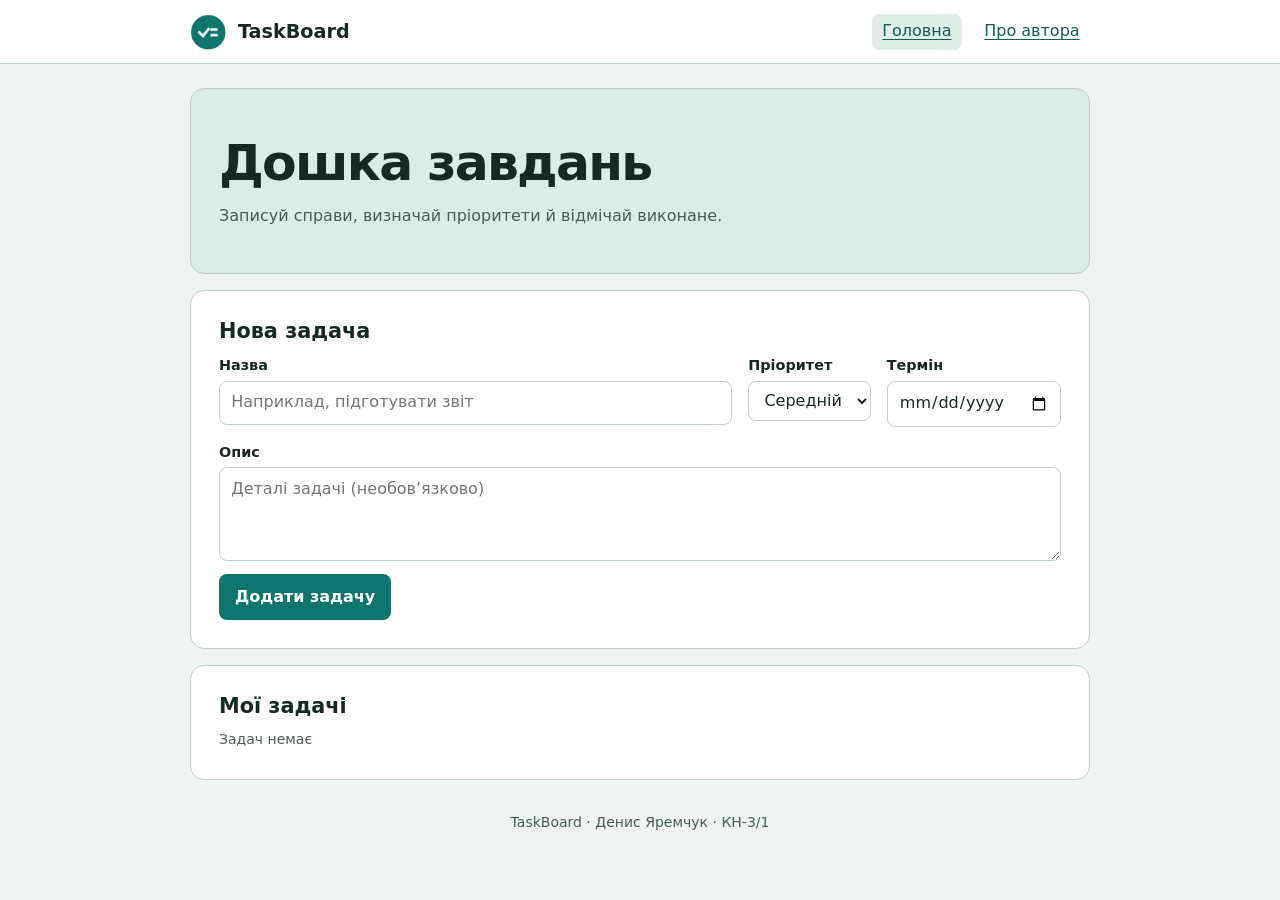
<file: index.html>
<!doctype html>
<html lang="uk">
<head>
  <meta charset="utf-8">
  <meta name="viewport" content="width=device-width, initial-scale=1">
  <title>Дошка завдань | TaskBoard</title>
  <link rel="stylesheet" href="style.css">
  <script src="script.js" defer></script>
</head>
<body>
  <header class="site-header">
    <a class="brand" href="index.html">
      <img src="images/logo.png" alt="Логотип TaskBoard" width="36" height="36">
      <span>TaskBoard</span>
    </a>
    <nav class="nav" aria-label="Основна навігація">
      <a href="index.html" aria-current="page">Головна</a>
      <a href="about.html">Про автора</a>
    </nav>
  </header>
  <main class="container">
    <section class="intro">
      <h1>Дошка завдань</h1>
      <p>Записуй справи, визначай пріоритети й відмічай виконане.</p>
    </section>
    <section class="card" aria-labelledby="new-task">
      <h2 id="new-task">Нова задача</h2>
      <form id="task-form" class="task-form">
        <div class="form-row">
          <label class="field grow">
            <span>Назва</span>
            <input id="title" name="title" type="text" required maxlength="80" placeholder="Наприклад, підготувати звіт">
          </label>
          <label class="field">
            <span>Пріоритет</span>
            <select id="priority" name="priority">
              <option value="low">Низький</option>
              <option value="medium" selected>Середній</option>
              <option value="high">Високий</option>
            </select>
          </label>
          <label class="field">
            <span>Термін</span>
            <input id="deadline" name="deadline" type="date">
          </label>
        </div>
        <label class="field">
          <span>Опис</span>
          <textarea id="description" name="description" rows="3" placeholder="Деталі задачі (необов’язково)"></textarea>
        </label>
        <button class="btn" type="submit">Додати задачу</button>
        <p id="form-message" class="form-message" role="alert"></p>
      </form>
    </section>
    <section class="card" aria-labelledby="tasks-heading">
      <h2 id="tasks-heading">Мої задачі</h2>
      <p class="counter" id="counter" role="status">Задач немає</p>
      <ul class="task-list" id="task-list"></ul>
    </section>
  </main>
  <footer class="site-footer">
    <p>TaskBoard · Денис Яремчук · КН-3/1</p>
  </footer>
</body>
</html>
</file>
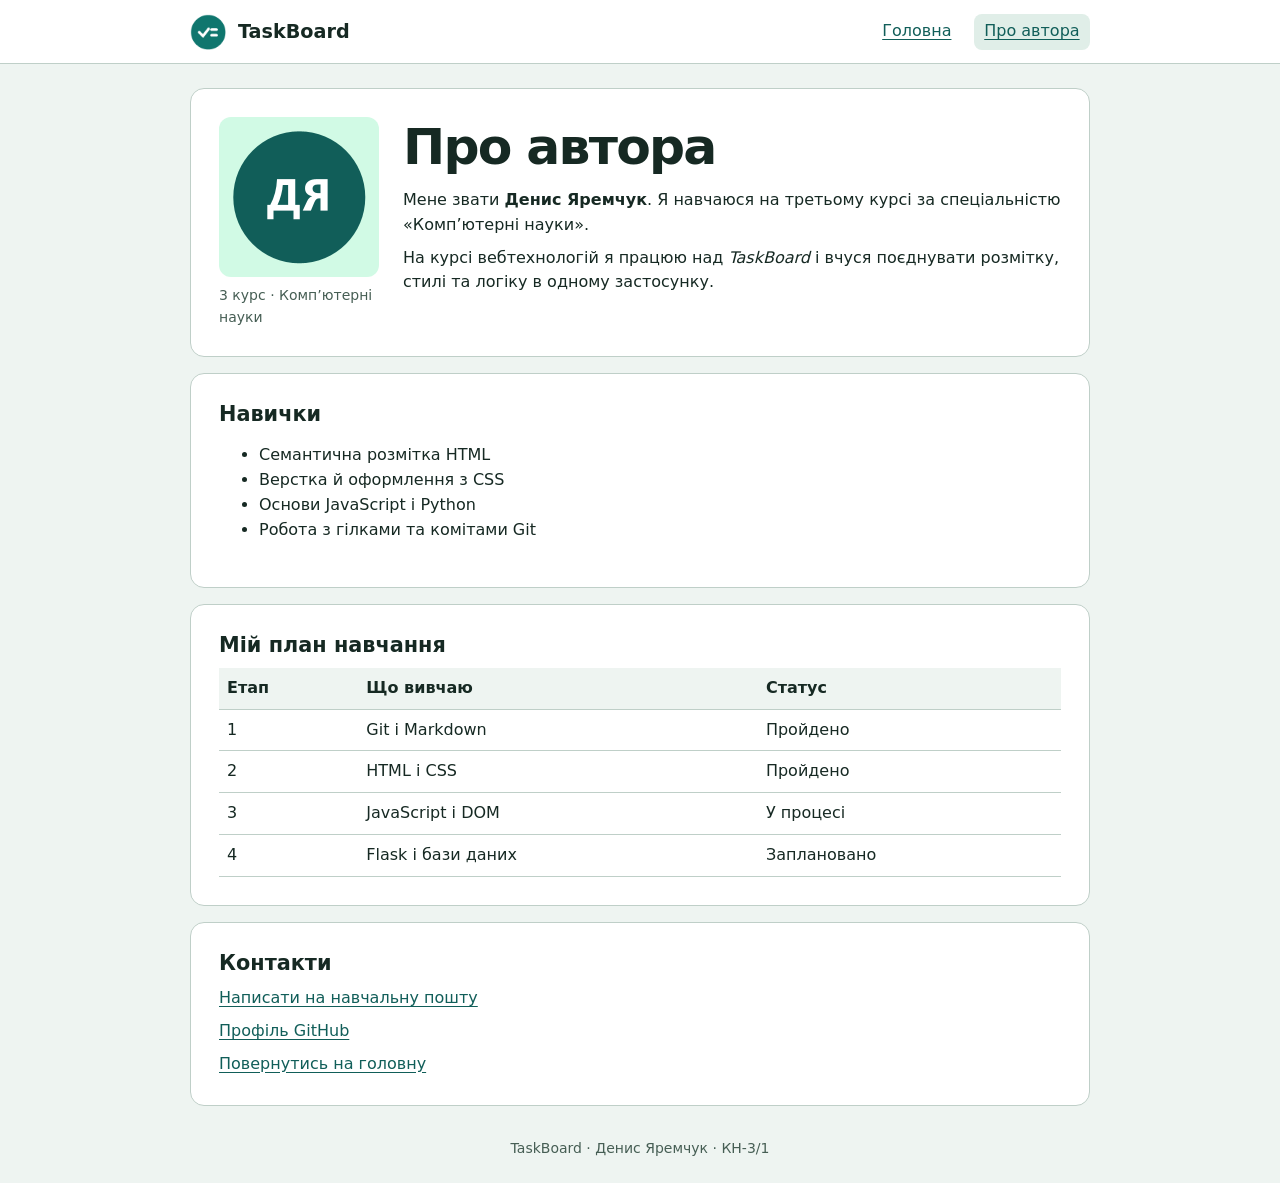
<file: about.html>
<!doctype html>
<html lang="uk">
<head>
  <meta charset="utf-8">
  <meta name="viewport" content="width=device-width, initial-scale=1">
  <title>Про автора | TaskBoard</title>
  <link rel="stylesheet" href="style.css">
</head>
<body>
  <header class="site-header">
    <a class="brand" href="index.html">
      <img src="images/logo.png" alt="Логотип TaskBoard" width="36" height="36">
      <span>TaskBoard</span>
    </a>
    <nav class="nav" aria-label="Основна навігація">
      <a href="index.html">Головна</a>
      <a href="about.html" aria-current="page">Про автора</a>
    </nav>
  </header>
  <main class="container">
    <article class="card profile">
      <figure>
        <img src="images/avatar.png" alt="Аватар з ініціалами ДЯ" width="160" height="160">
        <figcaption>3 курс · Комп’ютерні науки</figcaption>
      </figure>
      <div class="profile-text">
        <h1>Про автора</h1>
        <p>Мене звати <strong>Денис Яремчук</strong>. Я навчаюся на третьому курсі за спеціальністю «Комп’ютерні науки».</p>
        <p>На курсі вебтехнологій я працюю над <em>TaskBoard</em> і вчуся поєднувати розмітку, стилі та логіку в одному застосунку.</p>
      </div>
    </article>
    <section class="card" id="skills">
      <h2>Навички</h2>
      <ul>
        <li>Семантична розмітка HTML</li>
        <li>Верстка й оформлення з CSS</li>
        <li>Основи JavaScript і Python</li>
        <li>Робота з гілками та комітами Git</li>
      </ul>
    </section>
    <section class="card" id="plan">
      <h2>Мій план навчання</h2>
      <table>
        <thead>
          <tr><th scope="col">Етап</th><th scope="col">Що вивчаю</th><th scope="col">Статус</th></tr>
        </thead>
        <tbody>
          <tr><td>1</td><td>Git і Markdown</td><td>Пройдено</td></tr>
          <tr><td>2</td><td>HTML і CSS</td><td>Пройдено</td></tr>
          <tr><td>3</td><td>JavaScript і DOM</td><td>У процесі</td></tr>
          <tr><td>4</td><td>Flask і бази даних</td><td>Заплановано</td></tr>
        </tbody>
      </table>
    </section>
    <section class="card" id="contacts">
      <h2>Контакти</h2>
      <p><a href="mailto:iaremchuk.d.i_kn24@rcit.ukr.education">Написати на навчальну пошту</a></p>
      <p><a href="https://github.com/Gaben6769" target="_blank" rel="noopener">Профіль GitHub</a></p>
      <p><a href="index.html">Повернутись на головну</a></p>
    </section>
  </main>
  <footer class="site-footer">
    <p>TaskBoard · Денис Яремчук · КН-3/1</p>
  </footer>
</body>
</html>
</file>
<file: style.css>
:root {
  --bg: #eef4f1;
  --card: #fff;
  --text: #162923;
  --muted: #465e54;
  --primary: #0f766e;
  --primary-dark: #115e59;
  --border: #bfcfc8;
  --danger: #a52a2a;
  --warning: #b26916;
  --success: #228462;
  --radius: 14px;
}

* {
  box-sizing: border-box;
}

body {
  margin: 0;
  background: var(--bg);
  color: var(--text);
  font-family: system-ui, "Segoe UI", sans-serif;
  line-height: 1.55;
}

h1, h2, p {
  margin: 0;
}

h1, h2 {
  line-height: 1.2;
  margin-bottom: 0.65rem;
}

h1 {
  font-size: clamp(1.9rem, 4vw, 3.15rem);
  letter-spacing: -0.035em;
}

h2 {
  font-size: 1.3rem;
}

p + p {
  margin-top: 0.5rem;
}

a {
  color: var(--primary-dark);
  text-underline-offset: 0.2em;
}

img {
  max-width: 100%;
  height: auto;
}

:focus-visible {
  outline: 2px solid var(--primary);
  outline-offset: 3px;
}

.site-header, .brand, .nav {
  display: flex;
  align-items: center;
  gap: 0.75rem;
}

.site-header {
  justify-content: space-between;
  flex-wrap: wrap;
  padding: 0.85rem max(1rem, calc((100% - 900px) / 2));
  border-bottom: 1px solid var(--border);
  background: var(--card);
}

.brand {
  color: var(--text);
  font-size: 1.2rem;
  font-weight: 750;
  text-decoration: none;
}

.nav {
  flex-wrap: wrap;
}

.nav a {
  padding: 0.35rem 0.65rem;
  border-radius: 0.5rem;
}

.nav a[aria-current], .nav a:hover {
  background: #e0eee8;
}

.container {
  width: min(900px, calc(100% - 2rem));
  margin: 1.5rem auto;
}

.intro, .card {
  padding: clamp(1rem, 3.5vw, 1.75rem);
  border: 1px solid var(--border);
  border-radius: var(--radius);
  margin-bottom: 1rem;
  background: var(--card);
}

.intro {
  background: #d9eee6;
  padding-block: clamp(1.5rem, 4vw, 2.75rem);
}

.intro p, .site-footer, figcaption {
  color: var(--muted);
}

.site-footer {
  padding: 0.5rem 1rem 1.5rem;
  text-align: center;
  font-size: 0.875rem;
}

.profile, .form-row {
  display: flex;
  gap: 1rem;
}

.profile {
  align-items: flex-start;
  gap: 1.5rem;
}

.profile figure {
  flex: 0 0 160px;
  margin: 0;
}

.profile img {
  border-radius: 0.75rem;
}

.profile-text {
  flex: 1;
  min-width: 0;
}

figcaption {
  font-size: 0.875rem;
}

table {
  width: 100%;
  border-collapse: collapse;
}

th, td {
  padding: 0.5rem;
  border-bottom: 1px solid var(--border);
  text-align: start;
  overflow-wrap: anywhere;
}

th {
  background: var(--bg);
}

.task-form, .field {
  display: flex;
  flex-direction: column;
}

.task-form {
  gap: 0.85rem;
}

.form-row {
  flex-wrap: wrap;
}

.field {
  gap: 0.25rem;
  min-width: 0;
  font-size: 0.9rem;
  font-weight: 650;
}

.field.grow {
  flex: 1 1 260px;
}

input[type="text"], input[type="date"], select, textarea {
  width: 100%;
  min-width: 0;
  padding: 0.55rem 0.7rem;
  border: 1px solid var(--border);
  border-radius: 0.5rem;
  background: var(--card);
  color: var(--text);
  font: inherit;
  font-size: 1rem;
  font-weight: 400;
}

textarea {
  resize: vertical;
}

.btn {
  align-self: flex-start;
  padding: 0.65rem 1rem;
  border: 0;
  border-radius: 0.5rem;
  background: var(--primary);
  color: white;
  font: inherit;
  font-weight: 650;
  cursor: pointer;
}

.btn:hover {
  background: var(--primary-dark);
}

.form-message {
  color: var(--danger);
  font-size: 0.9rem;
}

.form-message:empty {
  margin-top: -0.85rem;
}

.counter, .task-meta {
  color: var(--muted);
  font-size: 0.875rem;
}

.task-list {
  display: grid;
  gap: 0.65rem;
  list-style: none;
  margin: 0;
  padding: 0;
}

.task-list:not(:empty) {
  margin-top: 0.85rem;
}

.task {
  display: flex;
  align-items: flex-start;
  gap: 0.75rem;
  padding: 0.75rem;
  border: 1px solid var(--border);
  border-inline-start: 5px solid var(--warning);
  border-radius: 0.65rem;
}

.priority-high { border-inline-start-color: var(--danger); }
.priority-medium { border-inline-start-color: var(--warning); }
.priority-low { border-inline-start-color: var(--success); }

.task-body {
  flex: 1;
  min-width: 0;
  overflow-wrap: anywhere;
}

.task-title {
  font-weight: 700;
}

.task-meta, .task-desc {
  margin-top: 0.2rem;
}

.task-desc {
  white-space: pre-wrap;
}

.done {
  background: var(--bg);
}

.done .task-title {
  text-decoration: line-through;
}

.toggle {
  width: 1.1rem;
  height: 1.1rem;
  margin: 0.2rem 0 0;
  accent-color: var(--primary);
}

.delete {
  min-width: 2rem;
  padding: 0.15rem 0.35rem;
  border: 0;
  border-radius: 0.35rem;
  background: transparent;
  color: var(--danger);
  font-size: 1.5rem;
  line-height: 1;
  cursor: pointer;
}

.delete:hover {
  background: #fbe8e8;
}

@media (max-width: 600px) {
  .site-header, .profile, .form-row {
    flex-direction: column;
  }

  .site-header {
    align-items: flex-start;
  }

  .profile figure, .field.grow {
    flex: 0 0 auto;
  }

  .btn {
    align-self: stretch;
  }
}
</file>
